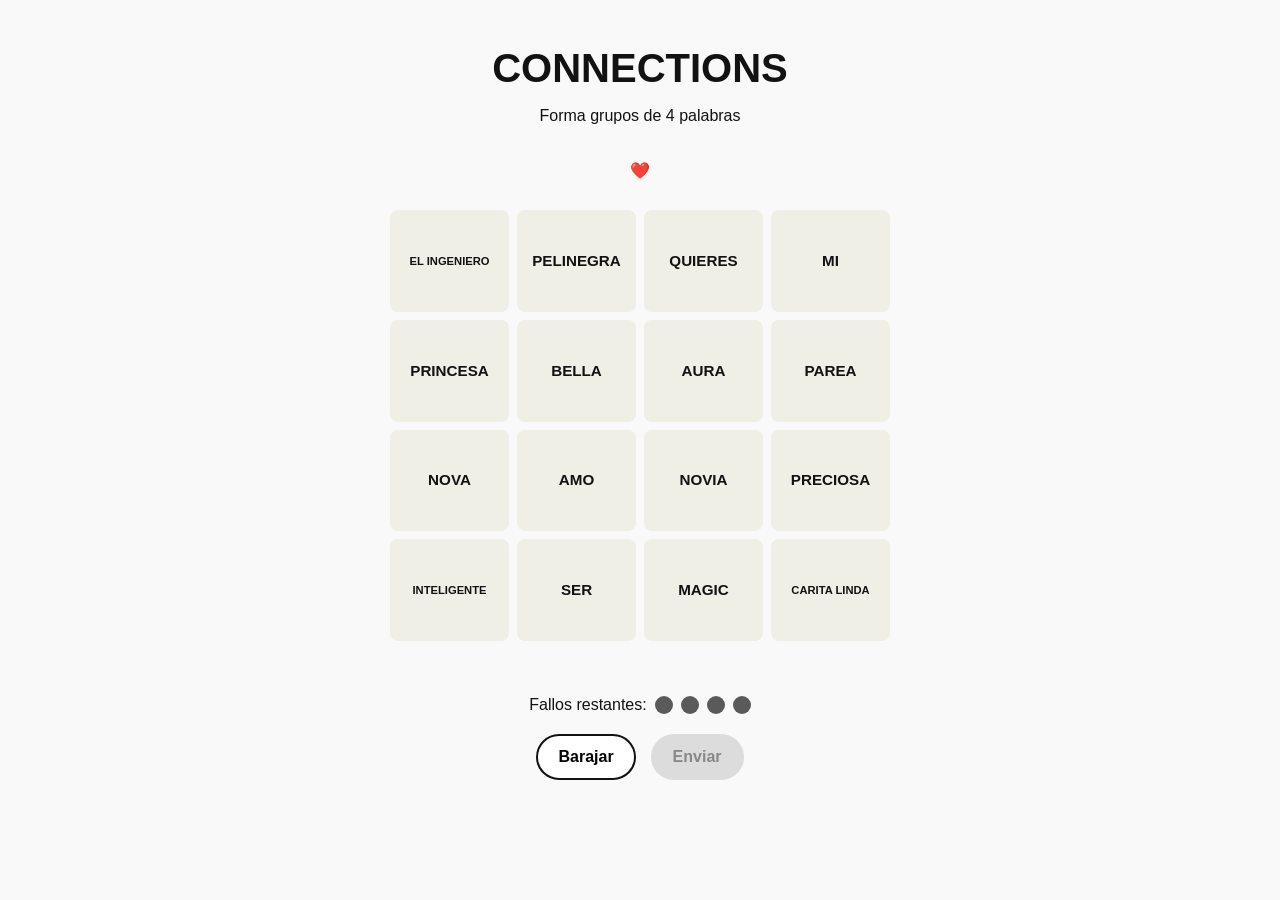
<file: index2.html>
<!DOCTYPE html>
<html lang="es">
<head>
    <meta charset="UTF-8">
    <meta name="viewport" content="width=device-width, initial-scale=1.0">
    <title>Connections</title>
    <link rel="stylesheet" href="style.css">
</head>
<body>

    <p></p>
    <h1>CONNECTIONS</h1>
    
    <p>Forma grupos de 4 palabras</p>
    <p>❤️</p>

    <div id="solved-container">
        </div>

    <div id="grid-container">
        </div>

    <div id="feedback-area">
        </div>

    <div id="mistakes-container">
        <span>Fallos restantes: </span>
        <div class="mistake-dot"></div>
        <div class="mistake-dot"></div>
        <div class="mistake-dot"></div>
        <div class="mistake-dot"></div>
    </div>

    <div id="controls">
        <button id="shuffle-button">Barajar</button>
        <button id="submit-button" disabled>Enviar</button>
    </div>
    
    <div id="modal" class="hidden">
        <div id="modal-content">
            <h2 id="modal-title">¡Felicidades!</h2>
            <div id="modal-results">
                </div>
            <div id="modal-controls">
                <button id="view-board-button">Ver Tablero</button>
                <button id="reset-game-button">Jugar de Nuevo</button>
            </div>
        </div>
    </div>

    <script src="game.js"></script>
</body>
</html>
</file>
<file: style.css>
/* Estilos generales */
body {
    font-family: -apple-system, BlinkMacSystemFont, "Segoe UI", Roboto, Helvetica, Arial, sans-serif;
    display: flex;
    flex-direction: column;
    align-items: center;
    justify-content: center;
    background-color: #f9f9f9;
    color: #121212;
    margin: 0;
    padding: 10px; 
    box-sizing: border-box;
}

h1 {
    font-size: 2.5rem;
    margin: 0;
}

p {
    font-size: 1rem;
    margin-bottom: 20px;
}

/* Contenedor de la cuadrícula */
#grid-container {
    display: grid;
    grid-template-columns: repeat(4, 1fr);
    gap: 8px; 
    width: 100%; 
    max-width: 500px; 
    margin-left: auto; 
    margin-right: auto;
    margin-bottom: 20px;
}

/* Estilo base del recuadro (Uniformidad y centrado) */
.grid-item {
    background-color: #efefe6;
    border-radius: 8px;
    padding: 10px 5px; 
    
    font-size: 0.95rem; 
    font-weight: 600;
    
    cursor: pointer;
    user-select: none;
    transition: background-color 0.2s, transform 0.1s;
    text-transform: uppercase;
    
    display: flex;
    align-items: center; 
    justify-content: center; 
    text-align: center; 
    
    white-space: normal; 
    overflow-wrap: break-word; 
    word-break: normal; 
    
    line-height: 1.2;
    
    aspect-ratio: 4 / 3; 
    min-height: 50px; 
}

/* Clase para reducir la fuente (aplicada por JS a palabras largas) */
.grid-item.shrink-text {
    font-size: 0.7rem; 
    line-height: 1.1;
}

/* Estilo de palabra seleccionada */
.grid-item.selected {
    background-color: #5a5a5a;
    color: white;
    transform: scale(0.95);
}

.grid-item.hidden {
    display: none !important;
}

/* Contenedor de grupos resueltos */
#solved-container {
    width: 100%;
    max-width: 500px;
    display: flex;
    flex-direction: column;
    gap: 10px;
    margin-bottom: 10px;
}

.solved-group {
    border-radius: 8px;
    padding: 15px;
    text-align: center;
    animation: reveal 0.5s ease-out;
}

.solved-group h3 {
    margin: 0 0 5px 0;
    font-size: 1.1rem;
    font-weight: 700;
    text-transform: uppercase;
}

.solved-group p {
    margin: 0;
    font-size: 1rem;
    font-weight: 500;
    text-transform: uppercase;
}

/* Colores de dificultad */
.difficulty-yellow { background-color: #f9df6d; color: #121212; }
.difficulty-green { background-color: #a0c35a; color: #121212; }
.difficulty-blue { background-color: #b0c4ef; color: #121212; }
.difficulty-purple { background-color: #ba81c5; color: #121212; }

@keyframes reveal {
    from {
        opacity: 0;
        transform: scale(0.9);
    }
    to {
        opacity: 1;
        transform: scale(1);
    }
}

/* Feedback */
#feedback-area {
    height: 20px;
    margin-bottom: 15px;
    font-weight: 600;
    font-size: 1.1rem;
}

/* Errores restantes */
#mistakes-container {
    display: flex;
    align-items: center;
    gap: 8px;
    margin-bottom: 20px;
}

.mistake-dot {
    width: 18px;
    height: 18px;
    border-radius: 50%;
    background-color: #5a5a5a;
}

.mistake-dot.used {
    background-color: #dcdcdc;
}

/* Botones */
#controls {
    display: flex;
    gap: 15px;
}

#controls button {
    font-size: 1rem;
    font-weight: 600;
    padding: 12px 20px;
    border-radius: 30px;
    border: 2px solid #121212;
    background-color: #fff;
    cursor: pointer;
    transition: background-color 0.2s;
}

#controls button:hover {
    background-color: #efefe6;
}

/* SOLUCIÓN CRÍTICA: Estado ACTIVO (Texto Negro sobre Fondo Claro) */
#submit-button:not([disabled]) {
    background-color: #f9df6d; 
    color: #121212; 
    border-color: #f9df6d; 
}

/* Estado INACTIVO (Se aplica solo cuando está deshabilitado) */
#submit-button:disabled {
    background-color: #dcdcdc;
    color: #888888; 
    border-color: #dcdcdc;
    cursor: not-allowed;
}

/* Modal de resultados */
.hidden {
    display: none !important;
}

#modal {
    position: fixed;
    top: 0;
    left: 0;
    width: 100%;
    height: 100%;
    background-color: rgba(0, 0, 0, 0.6);
    display: flex;
    align-items: center;
    justify-content: center;
    z-index: 100;
}

#modal-content {
    background-color: white;
    padding: 30px;
    border-radius: 10px;
    width: 90%;
    max-width: 400px;
    text-align: center;
}

#modal-results {
    display: flex;
    flex-direction: column;
    gap: 5px;
    margin: 20px 0;
}

.result-square {
    width: 100%;
    height: 15px;
}

/* 🔑 NUEVO: Estilos para el contenedor de botones del modal */
#modal-controls {
    display: flex;
    justify-content: center;
    gap: 15px;
    margin-top: 20px;
}

#modal-controls button {
    font-size: 1rem;
    font-weight: 600;
    padding: 12px 20px;
    border-radius: 30px;
    border: none;
    cursor: pointer;
    transition: background-color 0.2s;
    background-color: #efefe6; /* Gris claro por defecto */
    color: #121212;
}

/* Resaltar el botón de reinicio */
#reset-game-button {
    background-color: #121212;
    color: white;
}

/* AJUSTES ULTRA-COMPACTOS PARA MÓVILES */
@media (max-width: 550px) {
    h1 {
        font-size: 1.6rem;
    }
    p {
        margin-bottom: 10px;
    }

    #grid-container {
        gap: 6px; 
        margin-bottom: 10px; 
    }
    
    .grid-item {
        aspect-ratio: 5 / 3; 
        font-size: 0.85rem; 
        padding: 5px 3px; 
    }

    .grid-item.shrink-text {
        font-size: 0.6rem; 
    }
    
    #feedback-area {
        margin-bottom: 10px;
        font-size: 1rem;
        height: 15px;
    }

    #mistakes-container {
        margin-bottom: 10px;
    }
    
    #controls {
        gap: 10px;
    }
    #controls button {
        padding: 8px 12px;
        font-size: 0.8rem;
    }

    .solved-group {
        padding: 8px;
        font-size: 0.9rem;
    }
    
    /* Ajuste de botones en móvil */
    #modal-controls {
        gap: 10px;
    }
    #modal-controls button {
        padding: 10px 15px;
        font-size: 0.85rem;
    }
}
</file>
